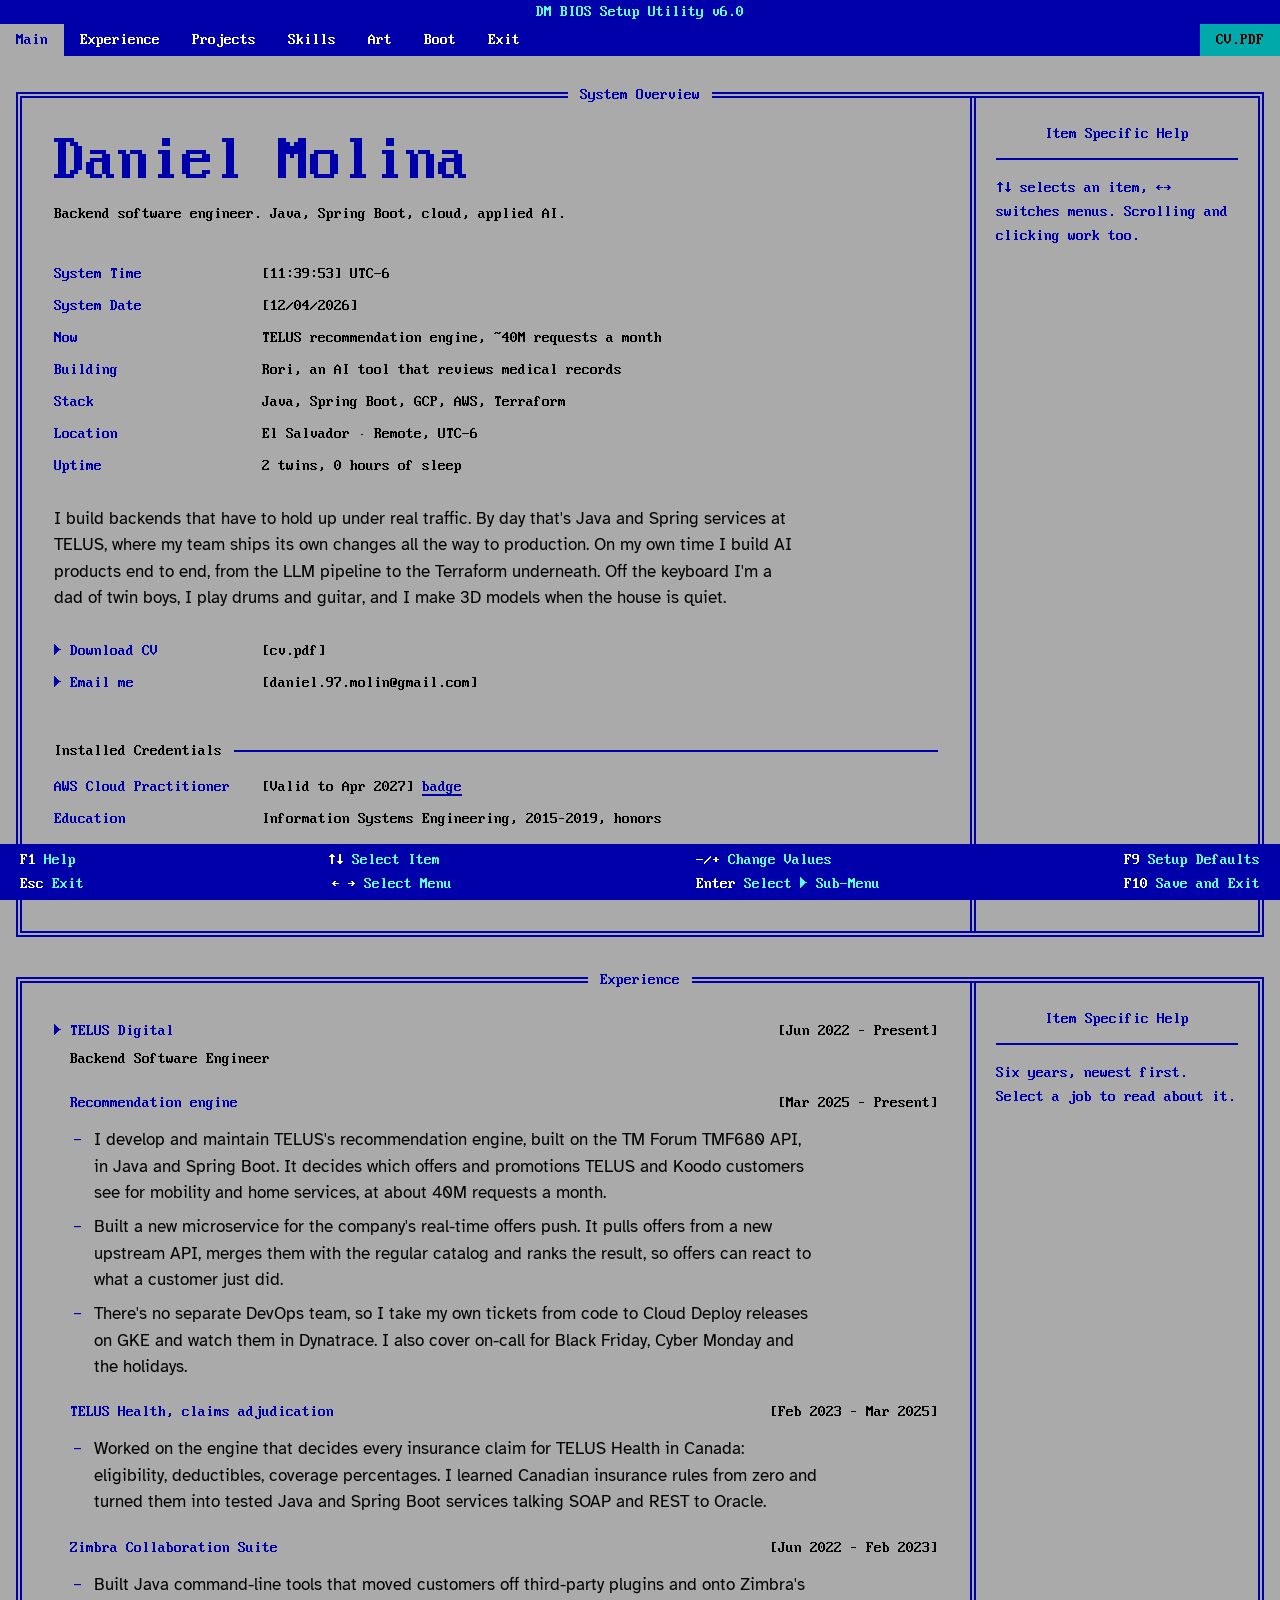
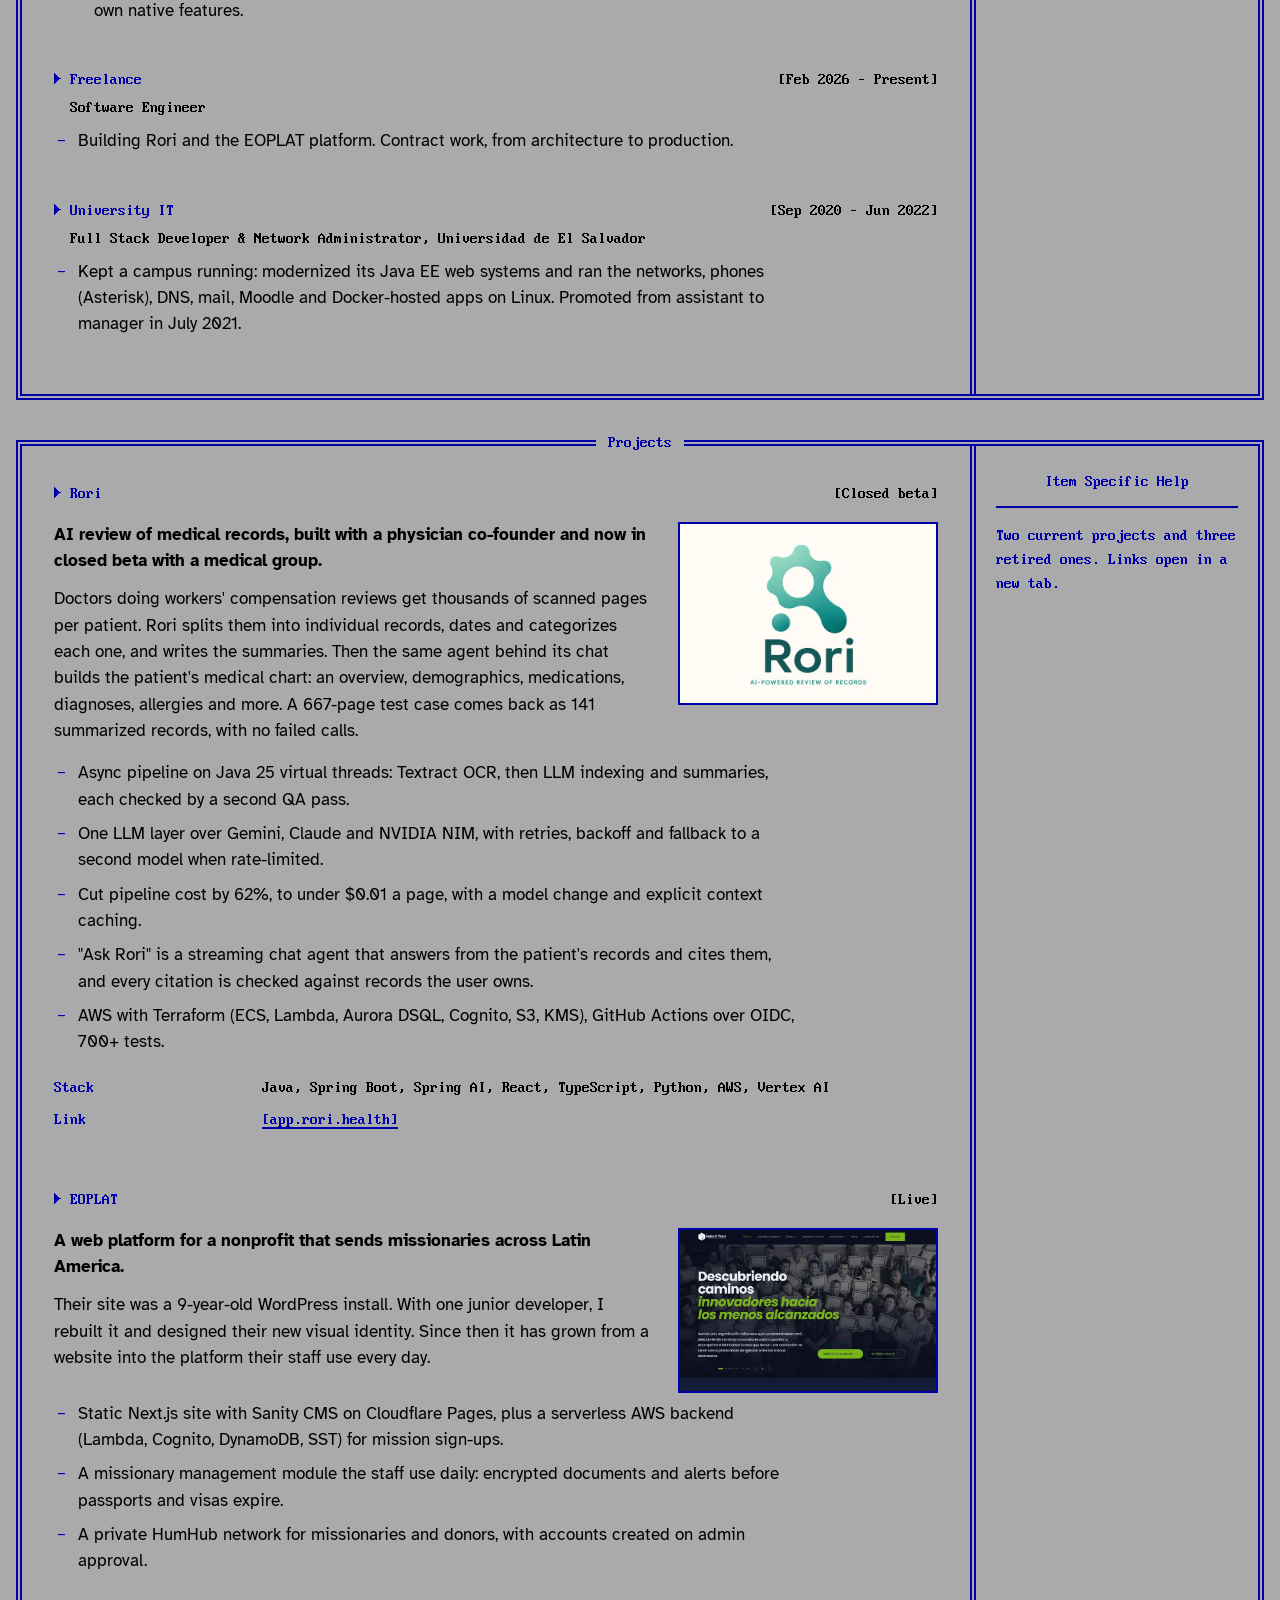
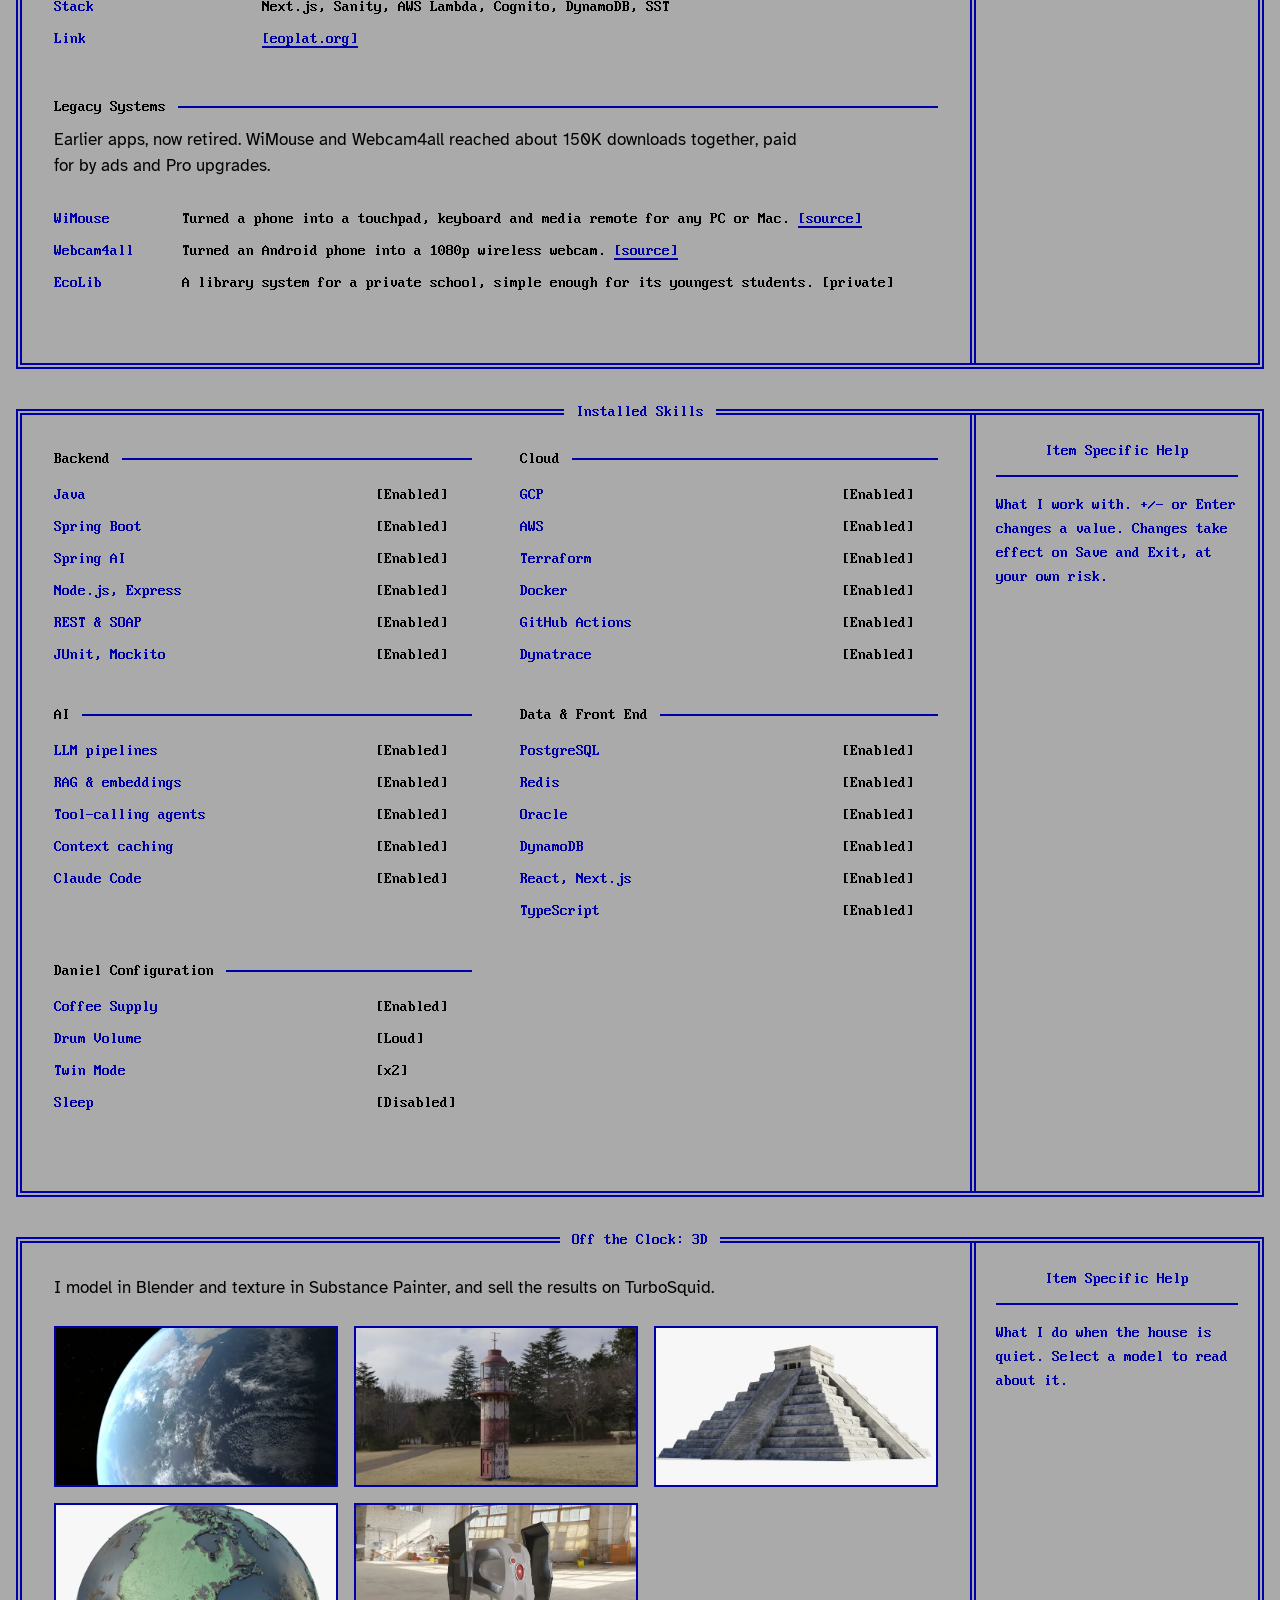
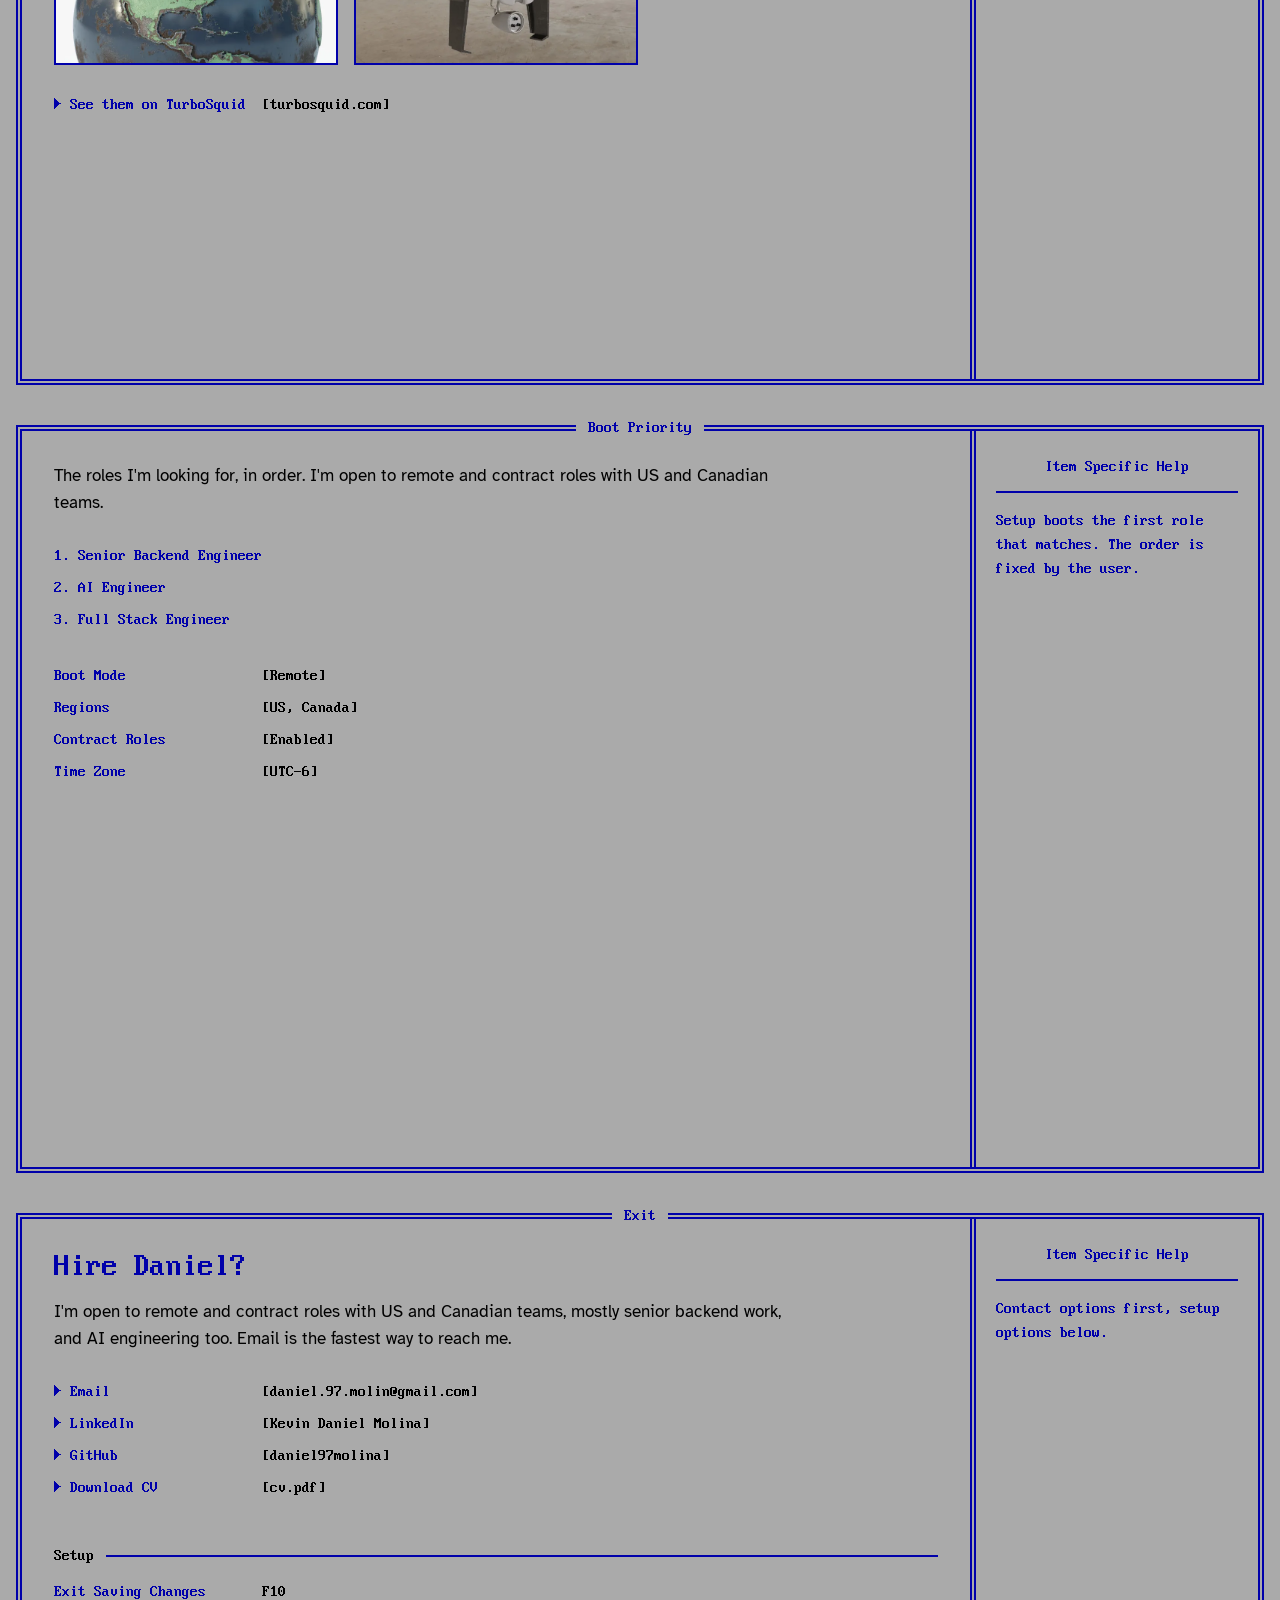
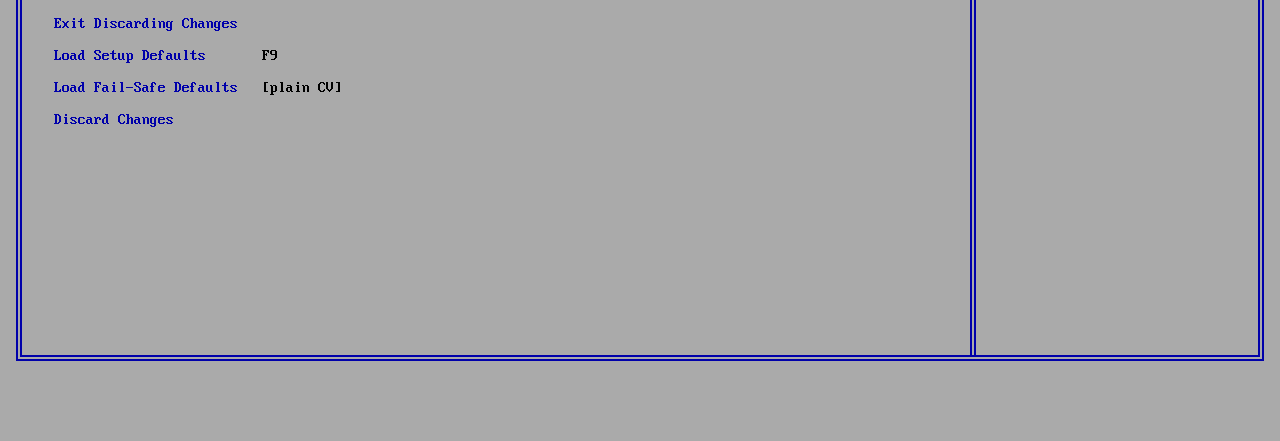
<file: index.html>
<!DOCTYPE html>
<html lang="en">
<head>
  <meta charset="UTF-8" />
  <meta name="viewport" content="width=device-width, initial-scale=1" />
  <meta name="theme-color" content="#0000aa" />
  <title>Daniel Molina, Backend Engineer</title>
  <meta name="description" content="Daniel Molina builds Java and Spring Boot backends, cloud infrastructure and applied-AI products. Open to remote and contract roles with US and Canadian teams." />
  <meta name="author" content="Kevin Daniel Molina Ramírez" />

  <meta property="og:title" content="Daniel Molina, Backend Engineer" />
  <meta property="og:description" content="Java, Spring Boot, cloud and applied AI. Currently on a recommendation engine handling about 40M requests a month." />
  <meta property="og:type" content="website" />
  <meta property="og:url" content="https://danielmolina.pages.dev/" />

  <link rel="preload" href="fonts/ibm-vga-8x16.woff" as="font" type="font/woff" crossorigin />
  <link rel="preload" href="fonts/atkinson-400.woff2" as="font" type="font/woff2" crossorigin />
  <link rel="stylesheet" href="css/styles.css" />
  <link rel="icon" href="data:image/svg+xml,%3Csvg xmlns='http://www.w3.org/2000/svg' viewBox='0 0 16 16'%3E%3Crect width='16' height='16' fill='%23aaaaaa'/%3E%3Crect width='16' height='5' fill='%230000aa'/%3E%3Crect x='3' y='8' width='10' height='2' fill='%230000aa'/%3E%3Crect x='3' y='12' width='6' height='2' fill='%230000aa'/%3E%3C/svg%3E" />
</head>
<body>
  <a class="skip" href="#content">Skip to content</a>

  <div class="bios" id="bios">

    <!-- ===== title + menu tabs ===== -->
    <header class="top">
      <p class="top__title">DM BIOS Setup Utility <span>v6.0</span></p>
      <nav class="tabs" aria-label="Setup menus">
        <div class="tabs__strip">
          <a href="#main" data-tab>Main</a>
          <a href="#experience" data-tab>Experience</a>
          <a href="#projects" data-tab>Projects</a>
          <a href="#skills" data-tab>Skills</a>
          <a href="#art" data-tab>Art</a>
          <a href="#boot" data-tab>Boot</a>
          <a href="#exit" data-tab>Exit</a>
        </div>
        <a class="tabs__cv" href="cv.pdf" download="Kevin-Daniel-Molina-CV.pdf">CV.PDF</a>
      </nav>
    </header>

    <main id="content">

      <!-- ===== Main ===== -->
      <section class="screen" id="main" aria-labelledby="name">
        <p class="screen__title" aria-hidden="true">System Overview</p>
        <div class="panel">
          <h1 class="name" id="name">Daniel Molina</h1>
          <p class="role">Backend software engineer. Java, Spring Boot, cloud, applied AI.</p>

          <dl class="rows">
            <div class="row item" data-help="My local time. UTC−6 all year, which overlaps with US and Canadian working hours.">
              <dt>System Time</dt><dd>[<span data-clock="time">--:--:--</span>] UTC−6</dd>
            </div>
            <div class="row item" data-help="Today, as far as this BIOS knows.">
              <dt>System Date</dt><dd>[<span data-clock="date">--/--/----</span>]</dd>
            </div>
            <div class="row item" data-help="My day job at TELUS Digital. Details stay general: it's a telecom and most of the work is private.">
              <dt>Now</dt><dd>TELUS recommendation engine, ~40M requests a month</dd>
            </div>
            <div class="row item" data-help="My side company. The Projects menu has the full story.">
              <dt>Building</dt><dd>Rori, an AI tool that reviews medical records</dd>
            </div>
            <div class="row item" data-help="What I reach for first. The Skills menu has the full list.">
              <dt>Stack</dt><dd>Java, Spring Boot, GCP, AWS, Terraform</dd>
            </div>
            <div class="row item" data-help="Based in El Salvador, working remote. Contract roles are fine too.">
              <dt>Location</dt><dd>El Salvador · Remote, UTC−6</dd>
            </div>
            <div class="row item" data-help="Twin boys. This value has not changed since they were born.">
              <dt>Uptime</dt><dd>2 twins, 0 hours of sleep</dd>
            </div>
          </dl>

          <p class="prose">
            I build backends that have to hold up under real traffic. By day that's Java and Spring
            services at TELUS, where my team ships its own changes all the way to production. On my own
            time I build AI products end to end, from the LLM pipeline to the Terraform underneath. Off
            the keyboard I'm a dad of twin boys, I play drums and guitar, and I make 3D models when the
            house is quiet.
          </p>

          <ul class="rows rows--menu">
            <li class="row item" data-help="Two pages, plain layout, the same facts as this site. Downloads as a PDF.">
              <a class="row__link" href="cv.pdf" download="Kevin-Daniel-Molina-CV.pdf"><span class="k">► Download CV</span><span class="v">[cv.pdf]</span></a>
            </li>
            <li class="row item" data-help="Email is the fastest way to reach me.">
              <a class="row__link" href="mailto:daniel.97.molin@gmail.com"><span class="k">► Email me</span><span class="v">[daniel.97.molin@gmail.com]</span></a>
            </li>
          </ul>

          <h2 class="group">Installed Credentials</h2>
          <dl class="rows">
            <div class="row item" data-help="Issued April 2024. The badge link opens Credly.">
              <dt>AWS Cloud Practitioner</dt>
              <dd>[Valid to Apr 2027] <a href="https://www.credly.com/badges/57e0422d-8e5e-420a-80fd-6e138d0cc535" target="_blank" rel="noopener noreferrer">badge</a></dd>
            </div>
            <div class="row item" data-help="Universidad de El Salvador, Western Campus. Graduated with honors.">
              <dt>Education</dt>
              <dd>Information Systems Engineering, 2015–2019, honors</dd>
            </div>
            <div class="row item" data-help="EF SET certified. The link opens the certificate.">
              <dt>Languages</dt>
              <dd>English C2, Spanish native <a href="https://www.efset.org/cert/E6ZjBV" target="_blank" rel="noopener noreferrer">certificate</a></dd>
            </div>
          </dl>
        </div>
        <aside class="help" aria-label="Item specific help">
          <div class="help__in">
            <p class="help__title">Item Specific Help</p>
            <p class="help__text" data-default="↑↓ selects an item, ←→ switches menus. Scrolling and clicking work too.">↑↓ selects an item, ←→ switches menus. Scrolling and clicking work too.</p>
          </div>
        </aside>
      </section>

      <!-- ===== Experience ===== -->
      <section class="screen" id="experience" aria-labelledby="experience-title">
        <p class="screen__title" aria-hidden="true">Experience</p>
        <div class="panel">
          <h2 class="sr-only" id="experience-title">Experience</h2>

          <article class="job">
            <div class="row row--head item" data-help="A Canadian telecom, through its digital arm. Three teams since 2022.">
              <h3 class="k">► TELUS Digital</h3><span class="v">[Jun 2022 – Present]</span>
            </div>
            <p class="job__as">Backend Software Engineer</p>

            <div class="sub">
              <div class="row row--sub item" data-help="The service that picks which offers TELUS and Koodo customers see. Built on the TM Forum TMF680 standard.">
                <h4 class="k">Recommendation engine</h4><span class="v">[Mar 2025 – Present]</span>
              </div>
              <ul class="bullets">
                <li>I develop and maintain TELUS's recommendation engine, built on the TM Forum TMF680 API, in Java and Spring Boot. It decides which offers and promotions TELUS and Koodo customers see for mobility and home services, at about 40M requests a month.</li>
                <li>Built a new microservice for the company's real-time offers push. It pulls offers from a new upstream API, merges them with the regular catalog and ranks the result, so offers can react to what a customer just did.</li>
                <li>There's no separate DevOps team, so I take my own tickets from code to Cloud Deploy releases on GKE and watch them in Dynatrace. I also cover on-call for Black Friday, Cyber Monday and the holidays.</li>
              </ul>
            </div>

            <div class="sub">
              <div class="row row--sub item" data-help="Insurance claims for TELUS Health in Canada. I learned the domain from zero.">
                <h4 class="k">TELUS Health, claims adjudication</h4><span class="v">[Feb 2023 – Mar 2025]</span>
              </div>
              <ul class="bullets">
                <li>Worked on the engine that decides every insurance claim for TELUS Health in Canada: eligibility, deductibles, coverage percentages. I learned Canadian insurance rules from zero and turned them into tested Java and Spring Boot services talking SOAP and REST to Oracle.</li>
              </ul>
            </div>

            <div class="sub">
              <div class="row row--sub item" data-help="Zimbra is an open-source email and collaboration suite.">
                <h4 class="k">Zimbra Collaboration Suite</h4><span class="v">[Jun 2022 – Feb 2023]</span>
              </div>
              <ul class="bullets">
                <li>Built Java command-line tools that moved customers off third-party plugins and onto Zimbra's own native features.</li>
              </ul>
            </div>
          </article>

          <article class="job">
            <div class="row row--head item" data-help="Contract work, from architecture to production. Both projects are in the Projects menu.">
              <h3 class="k">► Freelance</h3><span class="v">[Feb 2026 – Present]</span>
            </div>
            <p class="job__as">Software Engineer</p>
            <ul class="bullets">
              <li>Building Rori and the EOPLAT platform. Contract work, from architecture to production.</li>
            </ul>
          </article>

          <article class="job">
            <div class="row row--head item" data-help="Universidad de El Salvador, Western Campus. Promoted from assistant to manager in July 2021.">
              <h3 class="k">► University IT</h3><span class="v">[Sep 2020 – Jun 2022]</span>
            </div>
            <p class="job__as">Full Stack Developer &amp; Network Administrator, Universidad de El Salvador</p>
            <ul class="bullets">
              <li>Kept a campus running: modernized its Java EE web systems and ran the networks, phones (Asterisk), DNS, mail, Moodle and Docker-hosted apps on Linux. Promoted from assistant to manager in July 2021.</li>
            </ul>
          </article>
        </div>
        <aside class="help" aria-label="Item specific help">
          <div class="help__in">
            <p class="help__title">Item Specific Help</p>
            <p class="help__text" data-default="Six years, newest first. Select a job to read about it.">Six years, newest first. Select a job to read about it.</p>
          </div>
        </aside>
      </section>

      <!-- ===== Projects ===== -->
      <section class="screen" id="projects" aria-labelledby="projects-title">
        <p class="screen__title" aria-hidden="true">Projects</p>
        <div class="panel">
          <h2 class="sr-only" id="projects-title">Projects</h2>

          <article class="project">
            <div class="row row--head item" data-help="Built with a physician co-founder. In closed beta with a medical group.">
              <h3 class="k">► Rori</h3><span class="v">[Closed beta]</span>
            </div>
            <div class="project__body">
              <figure class="shot shot--logo">
                <img src="assets/rori.webp" alt="Rori logo: a teal magnifying-glass mark over the words AI-powered review of records" width="640" height="448" loading="lazy" />
              </figure>
              <div class="project__text">
                <p class="lede">AI review of medical records, built with a physician co-founder and now in closed beta with a medical group.</p>
                <p class="prose">
                  Doctors doing workers' compensation reviews get thousands of scanned pages per patient.
                  Rori splits them into individual records, dates and categorizes each one, and writes the
                  summaries. Then the same agent behind its chat builds the patient's medical chart: an
                  overview, demographics, medications, diagnoses, allergies and more. A 667-page test case
                  comes back as 141 summarized records, with no failed calls.
                </p>
              </div>
            </div>
            <ul class="bullets">
              <li>Async pipeline on Java 25 virtual threads: Textract OCR, then LLM indexing and summaries, each checked by a second QA pass.</li>
              <li>One LLM layer over Gemini, Claude and NVIDIA NIM, with retries, backoff and fallback to a second model when rate-limited.</li>
              <li>Cut pipeline cost by 62%, to under $0.01 a page, with a model change and explicit context caching.</li>
              <li>"Ask Rori" is a streaming chat agent that answers from the patient's records and cites them, and every citation is checked against records the user owns.</li>
              <li>AWS with Terraform (ECS, Lambda, Aurora DSQL, Cognito, S3, KMS), GitHub Actions over OIDC, 700+ tests.</li>
            </ul>
            <dl class="rows">
              <div class="row item" data-help="Backend in Java and Spring, front end in React.">
                <dt>Stack</dt><dd>Java, Spring Boot, Spring AI, React, TypeScript, Python, AWS, Vertex AI</dd>
              </div>
              <div class="row item" data-help="Opens the app in a new tab. Accounts are invite-only during the beta.">
                <dt>Link</dt><dd><a href="https://app.rori.health" target="_blank" rel="noopener noreferrer">[app.rori.health]</a></dd>
              </div>
            </dl>
          </article>

          <article class="project">
            <div class="row row--head item" data-help="Built with one junior developer. Live, and the staff use it every day.">
              <h3 class="k">► EOPLAT</h3><span class="v">[Live]</span>
            </div>
            <div class="project__body">
              <figure class="shot">
                <img src="assets/eoplat.webp" alt="EOPLAT home page: missionaries holding certificates under the headline Descubriendo caminos innovadores hacia los menos alcanzados" width="800" height="503" loading="lazy" />
              </figure>
              <div class="project__text">
                <p class="lede">A web platform for a nonprofit that sends missionaries across Latin America.</p>
                <p class="prose">
                  Their site was a 9-year-old WordPress install. With one junior developer, I rebuilt it and
                  designed their new visual identity. Since then it has grown from a website into the
                  platform their staff use every day.
                </p>
              </div>
            </div>
            <ul class="bullets">
              <li>Static Next.js site with Sanity CMS on Cloudflare Pages, plus a serverless AWS backend (Lambda, Cognito, DynamoDB, SST) for mission sign-ups.</li>
              <li>A missionary management module the staff use daily: encrypted documents and alerts before passports and visas expire.</li>
              <li>A private HumHub network for missionaries and donors, with accounts created on admin approval.</li>
            </ul>
            <dl class="rows">
              <div class="row item" data-help="Mostly serverless, so it costs the nonprofit very little to run.">
                <dt>Stack</dt><dd>Next.js, Sanity, AWS Lambda, Cognito, DynamoDB, SST</dd>
              </div>
              <div class="row item" data-help="Opens the site in a new tab. It's in Spanish.">
                <dt>Link</dt><dd><a href="https://eoplat.org" target="_blank" rel="noopener noreferrer">[eoplat.org]</a></dd>
              </div>
            </dl>
          </article>

          <h3 class="group">Legacy Systems</h3>
          <p class="prose">Earlier apps, now retired. WiMouse and Webcam4all reached about 150K downloads together, paid for by ads and Pro upgrades.</p>
          <dl class="rows rows--legacy">
            <div class="row item" data-help="React Native on the phone, Electron on the computer, WebSockets in between.">
              <dt>WiMouse</dt>
              <dd>Turned a phone into a touchpad, keyboard and media remote for any PC or Mac. <a href="https://github.com/daniel97molina/wimouse-website" target="_blank" rel="noopener noreferrer">[source]</a></dd>
            </div>
            <div class="row item" data-help="Android app, HTTP streaming over the local network.">
              <dt>Webcam4all</dt>
              <dd>Turned an Android phone into a 1080p wireless webcam. <a href="https://github.com/daniel97molina/webcam4allSite" target="_blank" rel="noopener noreferrer">[source]</a></dd>
            </div>
            <div class="row item" data-help="React, Spring Boot and PostgreSQL. The source is private.">
              <dt>EcoLib</dt>
              <dd>A library system for a private school, simple enough for its youngest students. [private]</dd>
            </div>
          </dl>
        </div>
        <aside class="help" aria-label="Item specific help">
          <div class="help__in">
            <p class="help__title">Item Specific Help</p>
            <p class="help__text" data-default="Two current projects and three retired ones. Links open in a new tab.">Two current projects and three retired ones. Links open in a new tab.</p>
          </div>
        </aside>
      </section>

      <!-- ===== Skills ===== -->
      <section class="screen" id="skills" aria-labelledby="skills-title">
        <p class="screen__title" aria-hidden="true">Installed Skills</p>
        <div class="panel">
          <h2 class="sr-only" id="skills-title">Skills</h2>
          <div class="skill-groups">
            <div class="skill-group">
              <h3 class="group">Backend</h3>
              <ul class="rows">
                <li class="row item" data-help="Six years. My main language."><span class="k" aria-hidden="true">Java</span><button type="button" class="toggle" data-label="Java">[Enabled]</button></li>
                <li class="row item"><span class="k" aria-hidden="true">Spring Boot</span><button type="button" class="toggle" data-label="Spring Boot">[Enabled]</button></li>
                <li class="row item"><span class="k" aria-hidden="true">Spring AI</span><button type="button" class="toggle" data-label="Spring AI">[Enabled]</button></li>
                <li class="row item"><span class="k" aria-hidden="true">Node.js, Express</span><button type="button" class="toggle" data-label="Node.js">[Enabled]</button></li>
                <li class="row item"><span class="k" aria-hidden="true">REST &amp; SOAP</span><button type="button" class="toggle" data-label="REST and SOAP">[Enabled]</button></li>
                <li class="row item"><span class="k" aria-hidden="true">JUnit, Mockito</span><button type="button" class="toggle" data-label="JUnit">[Enabled]</button></li>
              </ul>
            </div>
            <div class="skill-group">
              <h3 class="group">Cloud</h3>
              <ul class="rows">
                <li class="row item" data-help="GKE, Vertex AI, Cloud Deploy, IAM and Secret Manager."><span class="k" aria-hidden="true">GCP</span><button type="button" class="toggle" data-label="GCP">[Enabled]</button></li>
                <li class="row item" data-help="ECS, Lambda, S3, Cognito, KMS, Textract. Certified Cloud Practitioner."><span class="k" aria-hidden="true">AWS</span><button type="button" class="toggle" data-label="AWS">[Enabled]</button></li>
                <li class="row item"><span class="k" aria-hidden="true">Terraform</span><button type="button" class="toggle" data-label="Terraform">[Enabled]</button></li>
                <li class="row item"><span class="k" aria-hidden="true">Docker</span><button type="button" class="toggle" data-label="Docker">[Enabled]</button></li>
                <li class="row item"><span class="k" aria-hidden="true">GitHub Actions</span><button type="button" class="toggle" data-label="GitHub Actions">[Enabled]</button></li>
                <li class="row item"><span class="k" aria-hidden="true">Dynatrace</span><button type="button" class="toggle" data-label="Dynatrace">[Enabled]</button></li>
              </ul>
            </div>
            <div class="skill-group">
              <h3 class="group">AI</h3>
              <ul class="rows">
                <li class="row item"><span class="k" aria-hidden="true">LLM pipelines</span><button type="button" class="toggle" data-label="LLM pipelines">[Enabled]</button></li>
                <li class="row item"><span class="k" aria-hidden="true">RAG &amp; embeddings</span><button type="button" class="toggle" data-label="RAG">[Enabled]</button></li>
                <li class="row item"><span class="k" aria-hidden="true">Tool-calling agents</span><button type="button" class="toggle" data-label="Agents">[Enabled]</button></li>
                <li class="row item"><span class="k" aria-hidden="true">Context caching</span><button type="button" class="toggle" data-label="Context caching">[Enabled]</button></li>
                <li class="row item"><span class="k" aria-hidden="true">Claude Code</span><button type="button" class="toggle" data-label="Claude Code">[Enabled]</button></li>
              </ul>
            </div>
            <div class="skill-group">
              <h3 class="group">Data &amp; Front End</h3>
              <ul class="rows">
                <li class="row item"><span class="k" aria-hidden="true">PostgreSQL</span><button type="button" class="toggle" data-label="PostgreSQL">[Enabled]</button></li>
                <li class="row item"><span class="k" aria-hidden="true">Redis</span><button type="button" class="toggle" data-label="Redis">[Enabled]</button></li>
                <li class="row item"><span class="k" aria-hidden="true">Oracle</span><button type="button" class="toggle" data-label="Oracle">[Enabled]</button></li>
                <li class="row item"><span class="k" aria-hidden="true">DynamoDB</span><button type="button" class="toggle" data-label="DynamoDB">[Enabled]</button></li>
                <li class="row item"><span class="k" aria-hidden="true">React, Next.js</span><button type="button" class="toggle" data-label="React">[Enabled]</button></li>
                <li class="row item"><span class="k" aria-hidden="true">TypeScript</span><button type="button" class="toggle" data-label="TypeScript">[Enabled]</button></li>
              </ul>
            </div>
            <div class="skill-group">
              <h3 class="group">Daniel Configuration</h3>
              <ul class="rows">
                <li class="row item" data-help="Required for normal operation."><span class="k" aria-hidden="true">Coffee Supply</span><button type="button" class="toggle" data-label="Coffee supply">[Enabled]</button></li>
                <li class="row item" data-help="Drums and guitar, mostly on weekends."><span class="k" aria-hidden="true">Drum Volume</span><button type="button" class="toggle" data-label="Drum volume" data-values="Loud,Louder,Neighbors">[Loud]</button></li>
                <li class="row item" data-help="Hardware setting. Two boys, same birthday."><span class="k" aria-hidden="true">Twin Mode</span><button type="button" class="toggle" data-label="Twin mode" data-values="x2" data-locked="Twin Mode is a hardware setting. It cannot be changed.">[x2]</button></li>
                <li class="row item" data-help="See Twin Mode."><span class="k" aria-hidden="true">Sleep</span><button type="button" class="toggle" data-label="Sleep" data-values="Disabled" data-locked="Locked by Twin Mode. Supervisor password required, and there isn't one.">[Disabled]</button></li>
              </ul>
            </div>
          </div>
        </div>
        <aside class="help" aria-label="Item specific help">
          <div class="help__in">
            <p class="help__title">Item Specific Help</p>
            <p class="help__text" data-default="What I work with. +/− or Enter changes a value. Changes take effect on Save and Exit, at your own risk.">What I work with. +/− or Enter changes a value. Changes take effect on Save and Exit, at your own risk.</p>
          </div>
        </aside>
      </section>

      <!-- ===== Art ===== -->
      <section class="screen" id="art" aria-labelledby="art-title">
        <p class="screen__title" aria-hidden="true">Off the Clock: 3D</p>
        <div class="panel">
          <h2 class="sr-only" id="art-title">Off the clock: 3D</h2>
          <p class="prose">I model in Blender and texture in Substance Painter, and sell the results on TurboSquid.</p>
          <div class="gallery">
            <figure class="item" data-help="Planet Earth from orbit, clouds over the Indian Ocean."><img src="assets/3d1.webp" alt="Planet Earth from orbit, clouds over the Indian Ocean" width="747" height="420" loading="lazy" /></figure>
            <figure class="item" data-help="A weathered red and white lighthouse."><img src="assets/3d2.webp" alt="A weathered red and white lighthouse standing in a park" width="747" height="420" loading="lazy" /></figure>
            <figure class="item" data-help="A stone step pyramid with a temple on top."><img src="assets/3d3.webp" alt="A stone step pyramid with a temple on top, on a white background" width="747" height="420" loading="lazy" /></figure>
            <figure class="item" data-help="A metal globe with raised continents and rust on the oceans."><img src="assets/3d4.webp" alt="A metal globe with raised green continents and rust on the oceans" width="747" height="420" loading="lazy" /></figure>
            <figure class="item" data-help="A white and grey robot drone with two dark wing panels."><img src="assets/3d5.webp" alt="A white and grey robot drone with two dark wing panels in an empty warehouse" width="747" height="420" loading="lazy" /></figure>
          </div>
          <ul class="rows rows--menu">
            <li class="row item" data-help="Opens my TurboSquid store in a new tab.">
              <a class="row__link" href="https://www.turbosquid.com/Search/Artists/3-D-W-o-r-l-d" target="_blank" rel="noopener noreferrer"><span class="k">► See them on TurboSquid</span><span class="v">[turbosquid.com]</span></a>
            </li>
          </ul>
        </div>
        <aside class="help" aria-label="Item specific help">
          <div class="help__in">
            <p class="help__title">Item Specific Help</p>
            <p class="help__text" data-default="What I do when the house is quiet. Select a model to read about it.">What I do when the house is quiet. Select a model to read about it.</p>
          </div>
        </aside>
      </section>

      <!-- ===== Boot ===== -->
      <section class="screen" id="boot" aria-labelledby="boot-title">
        <p class="screen__title" aria-hidden="true">Boot Priority</p>
        <div class="panel">
          <h2 class="sr-only" id="boot-title">What I'm looking for</h2>
          <p class="prose">The roles I'm looking for, in order. I'm open to remote and contract roles with US and Canadian teams.</p>
          <ol class="rows rows--boot">
            <li class="row item" data-help="Java and Spring services at scale. The thing I've done the longest."><span class="k">1. Senior Backend Engineer</span></li>
            <li class="row item" data-help="LLM pipelines, agents and the infrastructure under them, like Rori."><span class="k">2. AI Engineer</span></li>
            <li class="row item" data-help="Backend-heavy, but I'm comfortable in React and Next.js."><span class="k">3. Full Stack Engineer</span></li>
          </ol>
          <dl class="rows">
            <div class="row item" data-help="I've worked remote with Canadian teams since 2022.">
              <dt>Boot Mode</dt><dd>[Remote]</dd>
            </div>
            <div class="row item" data-help="Where I want my teams to be.">
              <dt>Regions</dt><dd>[US, Canada]</dd>
            </div>
            <div class="row item" data-help="Full-time or contract, both work.">
              <dt>Contract Roles</dt><dd>[Enabled]</dd>
            </div>
            <div class="row item" data-help="UTC−6 all year, no daylight saving. Same as Central in winter, an hour behind it in summer.">
              <dt>Time Zone</dt><dd>[UTC−6]</dd>
            </div>
          </dl>
        </div>
        <aside class="help" aria-label="Item specific help">
          <div class="help__in">
            <p class="help__title">Item Specific Help</p>
            <p class="help__text" data-default="Setup boots the first role that matches. The order is fixed by the user.">Setup boots the first role that matches. The order is fixed by the user.</p>
          </div>
        </aside>
      </section>

      <!-- ===== Exit ===== -->
      <section class="screen" id="exit" aria-labelledby="exit-title">
        <p class="screen__title" aria-hidden="true">Exit</p>
        <div class="panel">
          <h2 class="contact__q" id="exit-title">Hire Daniel?</h2>
          <p class="prose">I'm open to remote and contract roles with US and Canadian teams, mostly senior backend work, and AI engineering too. Email is the fastest way to reach me.</p>

          <ul class="rows rows--menu">
            <li class="row item" data-help="daniel.97.molin@gmail.com. Opens your mail app.">
              <a class="row__link" href="mailto:daniel.97.molin@gmail.com"><span class="k">► Email</span><span class="v">[daniel.97.molin@gmail.com]</span></a>
            </li>
            <li class="row item" data-help="Opens LinkedIn in a new tab.">
              <a class="row__link" href="https://www.linkedin.com/in/kevin-daniel-molina-ram%C3%ADrez-bba002175" target="_blank" rel="noopener noreferrer"><span class="k">► LinkedIn</span><span class="v">[Kevin Daniel Molina]</span></a>
            </li>
            <li class="row item" data-help="Opens GitHub in a new tab.">
              <a class="row__link" href="https://github.com/daniel97molina" target="_blank" rel="noopener noreferrer"><span class="k">► GitHub</span><span class="v">[daniel97molina]</span></a>
            </li>
            <li class="row item" data-help="Two pages, plain layout. Downloads as a PDF.">
              <a class="row__link" href="cv.pdf" download="Kevin-Daniel-Molina-CV.pdf"><span class="k">► Download CV</span><span class="v">[cv.pdf]</span></a>
            </li>
          </ul>

          <h3 class="group needs-js">Setup</h3>
          <ul class="rows rows--menu needs-js">
            <li class="row item" data-help="Saves your changes and restarts the system. Good luck.">
              <button type="button" class="row__link" data-act="save"><span class="k">Exit Saving Changes</span><span class="v">F10</span></button>
            </li>
            <li class="row item" data-help="Restarts the system without saving your changes.">
              <button type="button" class="row__link" data-act="exit-discard"><span class="k">Exit Discarding Changes</span></button>
            </li>
            <li class="row item" data-help="Sets every value back to its default, and the colors too.">
              <button type="button" class="row__link" data-act="defaults"><span class="k">Load Setup Defaults</span><span class="v">F9</span></button>
            </li>
            <li class="row item" data-help="The fail-safe version of this site: my plain two-page CV, as a PDF.">
              <a class="row__link" href="cv.pdf" target="_blank" rel="noopener"><span class="k">Load Fail-Safe Defaults</span><span class="v">[plain CV]</span></a>
            </li>
            <li class="row item" data-help="Goes back to the last saved values without restarting.">
              <button type="button" class="row__link" data-act="discard"><span class="k">Discard Changes</span></button>
            </li>
          </ul>
        </div>
        <aside class="help" aria-label="Item specific help">
          <div class="help__in">
            <p class="help__title">Item Specific Help</p>
            <p class="help__text" data-default="Contact options first, setup options below.">Contact options first, setup options below.</p>
          </div>
        </aside>
      </section>
    </main>

    <!-- ===== key legend ===== -->
    <footer class="legend needs-js">
      <div class="legend__grid">
        <button type="button" class="key" data-act="help"><b>F1</b> Help</button>
        <span class="key key--info"><b>↑↓</b> Select Item</span>
        <span class="key key--info"><b>−/+</b> Change Values</span>
        <button type="button" class="key" data-act="defaults"><b>F9</b> <span class="key__long">Setup </span>Defaults</button>
        <button type="button" class="key key--esc" data-act="exit"><b>Esc</b> Exit</button>
        <span class="key key--menu"><button type="button" data-act="prev" aria-label="Previous menu"><b>←</b></button><button type="button" data-act="next" aria-label="Next menu"><b>→</b></button> <span class="key__label">Select Menu</span></span>
        <span class="key key--info"><b>Enter</b> Select ► Sub-Menu</span>
        <button type="button" class="key" data-act="save"><b>F10</b> Save <span class="key__long">and</span><span class="key__short">&amp;</span> Exit</button>
      </div>
    </footer>
  </div>

  <!-- ===== setup dialog ===== -->
  <dialog class="confirm" id="confirm" aria-labelledby="confirm-title">
    <form method="dialog">
      <p class="confirm__title" id="confirm-title">Setup Confirmation</p>
      <div class="confirm__body" id="confirm-body"></div>
      <p class="confirm__buttons" id="confirm-buttons"></p>
    </form>
  </dialog>

  <!-- ===== restart sequence (easter egg) ===== -->
  <div class="boot" id="bootscreen" role="dialog" aria-modal="true" aria-label="Simulated system restart" tabindex="-1" hidden>
    <div class="boot__log" id="bootlog"></div>
  </div>

  <script src="js/main.js"></script>
</body>
</html>
</file>
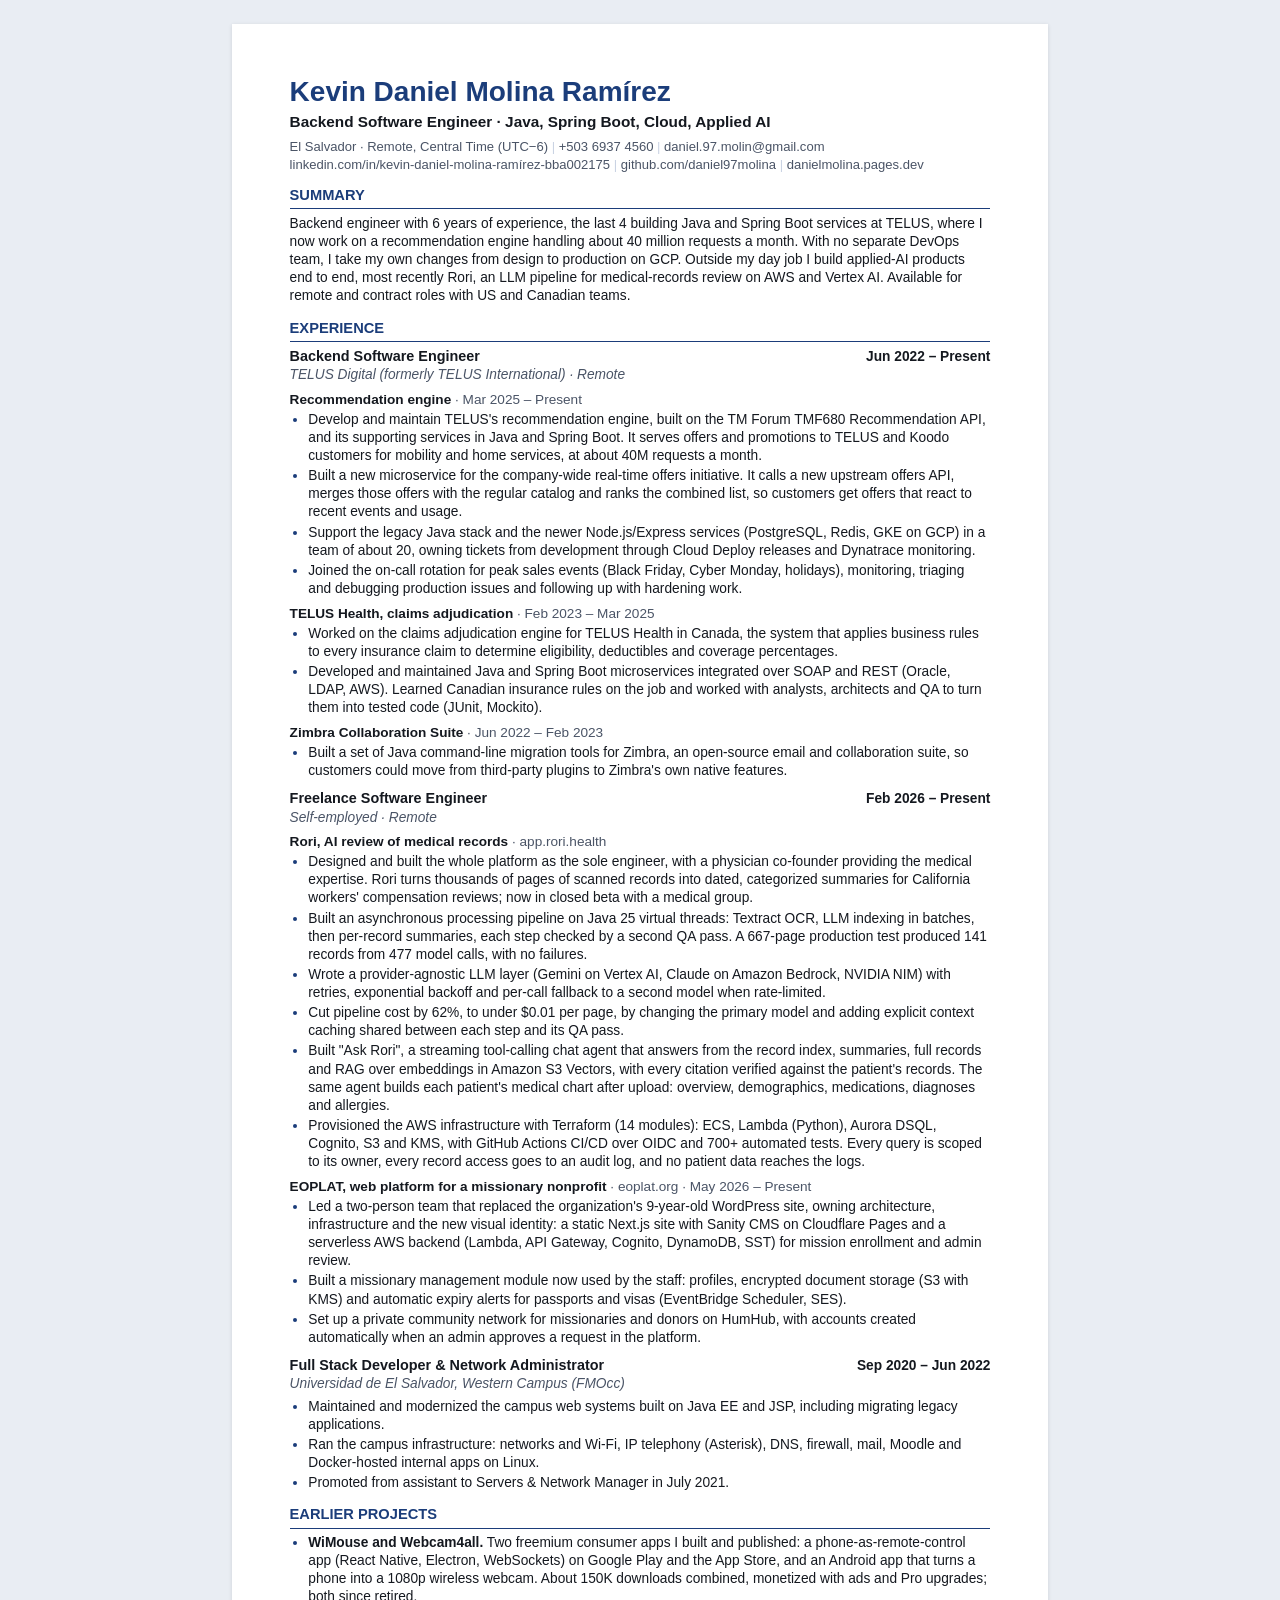
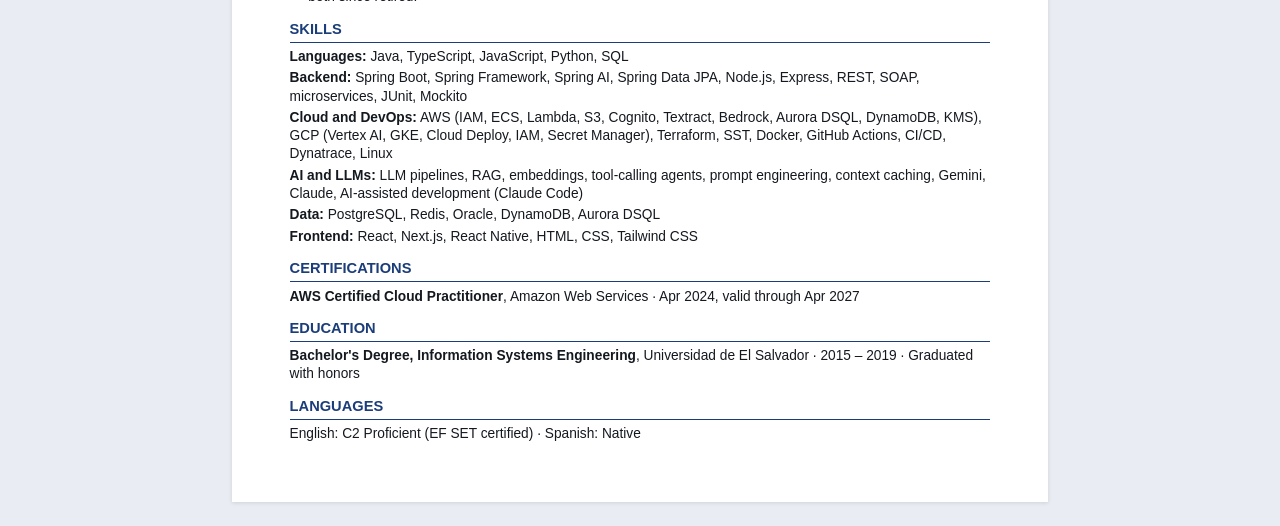
<file: cv.html>
<!DOCTYPE html>
<html lang="en">
<head>
  <meta charset="UTF-8" />
  <meta name="viewport" content="width=device-width, initial-scale=1" />
  <meta name="robots" content="noindex" />
  <title>Kevin Daniel Molina Ramírez — CV</title>
  <meta name="author" content="Kevin Daniel Molina Ramírez" />
  <meta name="description" content="CV of Kevin Daniel Molina Ramírez, Backend Software Engineer (Java, Spring Boot, cloud, applied AI)." />
  <style>
    /*
      ATS-first layout: one column, real text, standard headings, no tables,
      no icons, no text in images. Ligatures are off so "fi"/"fl" extract as
      plain letters in every parser.
    */
    :root {
      --ink: #14181f;
      --muted: #4a5466;
      --accent: #1b3d7a;
      --rule: #c9d2e3;
    }
    * { box-sizing: border-box; }
    html { background: #e9edf3; }
    body {
      margin: 0;
      color: var(--ink);
      font-family: Calibri, Carlito, "Segoe UI", Arial, sans-serif;
      font-size: 10.3pt;
      line-height: 1.32;
      font-variant-ligatures: none;
      font-feature-settings: "liga" 0, "clig" 0;
      -webkit-print-color-adjust: exact;
      print-color-adjust: exact;
    }
    .page {
      max-width: 8.5in;
      margin: 24px auto;
      padding: 0.55in 0.6in;
      background: #fff;
      box-shadow: 0 1px 4px rgba(20, 24, 31, .12);
    }
    a { color: inherit; text-decoration: none; }

    header h1 {
      margin: 0;
      font-size: 21pt;
      line-height: 1.1;
      color: var(--accent);
    }
    .headline { margin: 3pt 0 5pt; font-size: 11.5pt; font-weight: 700; }
    .contact { margin: 0; color: var(--muted); font-size: 9.8pt; }
    .contact span + span::before { content: " | "; color: var(--rule); }

    h2 {
      margin: 10pt 0 4pt;
      padding-bottom: 2pt;
      border-bottom: 1.2pt solid var(--accent);
      color: var(--accent);
      font-size: 11pt;
      text-transform: uppercase;
      break-after: avoid;
    }
    p { margin: 0 0 4pt; }

    .job { margin-bottom: 7pt; }
    .job-head { display: flex; justify-content: space-between; gap: 12pt; align-items: baseline; break-after: avoid; }
    .job-head h3 { margin: 0; font-size: 10.8pt; }
    .job-head .dates { white-space: nowrap; font-weight: 700; }
    .org { margin: 0 0 3pt; color: var(--muted); font-style: italic; }

    h4 {
      margin: 5pt 0 1.5pt;
      font-size: 10.2pt;
      break-after: avoid;
    }
    h4 .when { font-weight: 400; color: var(--muted); }

    ul { margin: 0 0 3pt; padding-left: 14pt; }
    li { margin-bottom: 1.5pt; }
    li::marker { color: var(--accent); }

    .skills p { margin-bottom: 2.5pt; }
    .skills strong, .plain strong { color: var(--ink); }

    @page { size: Letter; margin: 0.4in 0.55in; }
    @media print {
      html { background: #fff; }
      .page { margin: 0; padding: 0; max-width: none; box-shadow: none; }
      li, .job-head, .org { break-inside: avoid; }
      .org { break-after: avoid; }
    }
    @media (max-width: 640px) {
      .page { margin: 0; padding: 20px 16px; box-shadow: none; }
      .job-head { flex-direction: column; gap: 0; }
    }
  </style>
</head>
<body>
<main class="page">

  <header>
    <h1>Kevin Daniel Molina Ramírez</h1>
    <p class="headline">Backend Software Engineer · Java, Spring Boot, Cloud, Applied AI</p>
    <p class="contact">
      <span>El Salvador · Remote, Central Time (UTC−6)</span>
      <span>+503 6937 4560</span>
      <span><a href="mailto:daniel.97.molin@gmail.com">daniel.97.molin@gmail.com</a></span>
    </p>
    <p class="contact">
      <span><a href="https://www.linkedin.com/in/kevin-daniel-molina-ram%C3%ADrez-bba002175">linkedin.com/in/kevin-daniel-molina-ramírez-bba002175</a></span>
      <span><a href="https://github.com/daniel97molina">github.com/daniel97molina</a></span>
      <span><a href="https://danielmolina.pages.dev">danielmolina.pages.dev</a></span>
    </p>
  </header>

  <section>
    <h2>Summary</h2>
    <p>
      Backend engineer with 6 years of experience, the last 4 building Java and Spring Boot services at
      TELUS, where I now work on a recommendation engine handling about 40 million requests a month.
      With no separate DevOps team, I take my own changes from design to production on GCP. Outside my
      day job I build applied-AI products end to end, most recently Rori, an LLM pipeline for
      medical-records review on AWS and Vertex AI. Available for remote and contract roles with US and
      Canadian teams.
    </p>
  </section>

  <section>
    <h2>Experience</h2>

    <article class="job">
      <div class="job-head">
        <h3>Backend Software Engineer</h3>
        <span class="dates">Jun 2022 – Present</span>
      </div>
      <p class="org">TELUS Digital (formerly TELUS International) · Remote</p>

      <h4>Recommendation engine <span class="when">· Mar 2025 – Present</span></h4>
      <ul>
        <li>Develop and maintain TELUS's recommendation engine, built on the TM Forum TMF680 Recommendation API, and its supporting services in Java and Spring Boot. It serves offers and promotions to TELUS and Koodo customers for mobility and home services, at about 40M requests a month.</li>
        <li>Built a new microservice for the company-wide real-time offers initiative. It calls a new upstream offers API, merges those offers with the regular catalog and ranks the combined list, so customers get offers that react to recent events and usage.</li>
        <li>Support the legacy Java stack and the newer Node.js/Express services (PostgreSQL, Redis, GKE on GCP) in a team of about 20, owning tickets from development through Cloud Deploy releases and Dynatrace monitoring.</li>
        <li>Joined the on-call rotation for peak sales events (Black Friday, Cyber Monday, holidays), monitoring, triaging and debugging production issues and following up with hardening work.</li>
      </ul>

      <h4>TELUS Health, claims adjudication <span class="when">· Feb 2023 – Mar 2025</span></h4>
      <ul>
        <li>Worked on the claims adjudication engine for TELUS Health in Canada, the system that applies business rules to every insurance claim to determine eligibility, deductibles and coverage percentages.</li>
        <li>Developed and maintained Java and Spring Boot microservices integrated over SOAP and REST (Oracle, LDAP, AWS). Learned Canadian insurance rules on the job and worked with analysts, architects and QA to turn them into tested code (JUnit, Mockito).</li>
      </ul>

      <h4>Zimbra Collaboration Suite <span class="when">· Jun 2022 – Feb 2023</span></h4>
      <ul>
        <li>Built a set of Java command-line migration tools for Zimbra, an open-source email and collaboration suite, so customers could move from third-party plugins to Zimbra's own native features.</li>
      </ul>
    </article>

    <article class="job">
      <div class="job-head">
        <h3>Freelance Software Engineer</h3>
        <span class="dates">Feb 2026 – Present</span>
      </div>
      <p class="org">Self-employed · Remote</p>

      <h4>Rori, AI review of medical records <span class="when">· app.rori.health</span></h4>
      <ul>
        <li>Designed and built the whole platform as the sole engineer, with a physician co-founder providing the medical expertise. Rori turns thousands of pages of scanned records into dated, categorized summaries for California workers' compensation reviews; now in closed beta with a medical group.</li>
        <li>Built an asynchronous processing pipeline on Java 25 virtual threads: Textract OCR, LLM indexing in batches, then per-record summaries, each step checked by a second QA pass. A 667-page production test produced 141 records from 477 model calls, with no failures.</li>
        <li>Wrote a provider-agnostic LLM layer (Gemini on Vertex AI, Claude on Amazon Bedrock, NVIDIA NIM) with retries, exponential backoff and per-call fallback to a second model when rate-limited.</li>
        <li>Cut pipeline cost by 62%, to under $0.01 per page, by changing the primary model and adding explicit context caching shared between each step and its QA pass.</li>
        <li>Built "Ask Rori", a streaming tool-calling chat agent that answers from the record index, summaries, full records and RAG over embeddings in Amazon S3 Vectors, with every citation verified against the patient's records. The same agent builds each patient's medical chart after upload: overview, demographics, medications, diagnoses and allergies.</li>
        <li>Provisioned the AWS infrastructure with Terraform (14 modules): ECS, Lambda (Python), Aurora DSQL, Cognito, S3 and KMS, with GitHub Actions CI/CD over OIDC and 700+ automated tests. Every query is scoped to its owner, every record access goes to an audit log, and no patient data reaches the logs.</li>
      </ul>

      <h4>EOPLAT, web platform for a missionary nonprofit <span class="when">· eoplat.org · May 2026 – Present</span></h4>
      <ul>
        <li>Led a two-person team that replaced the organization's 9-year-old WordPress site, owning architecture, infrastructure and the new visual identity: a static Next.js site with Sanity CMS on Cloudflare Pages and a serverless AWS backend (Lambda, API Gateway, Cognito, DynamoDB, SST) for mission enrollment and admin review.</li>
        <li>Built a missionary management module now used by the staff: profiles, encrypted document storage (S3 with KMS) and automatic expiry alerts for passports and visas (EventBridge Scheduler, SES).</li>
        <li>Set up a private community network for missionaries and donors on HumHub, with accounts created automatically when an admin approves a request in the platform.</li>
      </ul>
    </article>

    <article class="job">
      <div class="job-head">
        <h3>Full Stack Developer &amp; Network Administrator</h3>
        <span class="dates">Sep 2020 – Jun 2022</span>
      </div>
      <p class="org">Universidad de El Salvador, Western Campus (FMOcc)</p>
      <ul>
        <li>Maintained and modernized the campus web systems built on Java EE and JSP, including migrating legacy applications.</li>
        <li>Ran the campus infrastructure: networks and Wi-Fi, IP telephony (Asterisk), DNS, firewall, mail, Moodle and Docker-hosted internal apps on Linux.</li>
        <li>Promoted from assistant to Servers &amp; Network Manager in July 2021.</li>
      </ul>
    </article>
  </section>

  <section>
    <h2>Earlier Projects</h2>
    <ul>
      <li><strong>WiMouse and Webcam4all.</strong> Two freemium consumer apps I built and published: a phone-as-remote-control app (React Native, Electron, WebSockets) on Google Play and the App Store, and an Android app that turns a phone into a 1080p wireless webcam. About 150K downloads combined, monetized with ads and Pro upgrades; both since retired.</li>
    </ul>
  </section>

  <section class="skills">
    <h2>Skills</h2>
    <p><strong>Languages:</strong> Java, TypeScript, JavaScript, Python, SQL</p>
    <p><strong>Backend:</strong> Spring Boot, Spring Framework, Spring AI, Spring Data JPA, Node.js, Express, REST, SOAP, microservices, JUnit, Mockito</p>
    <p><strong>Cloud and DevOps:</strong> AWS (IAM, ECS, Lambda, S3, Cognito, Textract, Bedrock, Aurora DSQL, DynamoDB, KMS), GCP (Vertex AI, GKE, Cloud Deploy, IAM, Secret Manager), Terraform, SST, Docker, GitHub Actions, CI/CD, Dynatrace, Linux</p>
    <p><strong>AI and LLMs:</strong> LLM pipelines, RAG, embeddings, tool-calling agents, prompt engineering, context caching, Gemini, Claude, AI-assisted development (Claude Code)</p>
    <p><strong>Data:</strong> PostgreSQL, Redis, Oracle, DynamoDB, Aurora DSQL</p>
    <p><strong>Frontend:</strong> React, Next.js, React Native, HTML, CSS, Tailwind CSS</p>
  </section>

  <section class="plain">
    <h2>Certifications</h2>
    <p><strong>AWS Certified Cloud Practitioner</strong>, Amazon Web Services · Apr 2024, valid through Apr 2027</p>
  </section>

  <section class="plain">
    <h2>Education</h2>
    <p><strong>Bachelor's Degree, Information Systems Engineering</strong>, Universidad de El Salvador · 2015 – 2019 · Graduated with honors</p>
  </section>

  <section class="plain">
    <h2>Languages</h2>
    <p>English: C2 Proficient (EF SET certified) · Spanish: Native</p>
  </section>

</main>
</body>
</html>
</file>
<file: css/styles.css>
/* ============================================================
   Daniel Molina — portfolio
   A text-mode BIOS setup utility: menu tabs across the top,
   gray settings panels, Item Specific Help on the right and
   the key legend along the bottom.
   ============================================================ */

@font-face {
  font-family: "IBM VGA";
  src: url("../fonts/ibm-vga-8x16.woff") format("woff");
  font-display: swap;
}
@font-face {
  font-family: "Atkinson Hyperlegible";
  src: url("../fonts/atkinson-400.woff2") format("woff2");
  font-weight: 400;
  font-display: swap;
}
@font-face {
  font-family: "Atkinson Hyperlegible";
  src: url("../fonts/atkinson-400-italic.woff2") format("woff2");
  font-weight: 400;
  font-style: italic;
  font-display: swap;
}
@font-face {
  font-family: "Atkinson Hyperlegible";
  src: url("../fonts/atkinson-700.woff2") format("woff2");
  font-weight: 700;
  font-display: swap;
}

:root {
  /* CGA */
  --c-blue: #0000aa;
  --c-gray: #aaaaaa;
  --c-white: #ffffff;
  --c-black: #000000;
  --c-cyan: #55ffff;
  --c-teal: #00aaaa;
  --c-yellow: #ffff55;
  --c-red: #aa0000;

  /* roles */
  --bg: var(--c-gray);          /* settings panel */
  --ink: var(--c-black);        /* values, prose */
  --label: var(--c-blue);       /* item names, headings */
  --line: var(--c-blue);        /* frames */
  --link: var(--c-blue);
  --sel-bg: var(--c-blue);      /* highlighted item */
  --sel-ink: var(--c-white);
  --top-bg: var(--c-blue);
  --top-ink: var(--c-white);
  --top-title: var(--c-cyan);
  --leg-bg: var(--c-blue);
  --leg-ink: var(--c-cyan);
  --leg-key: var(--c-white);
  --cv-bg: var(--c-teal);
  --cv-ink: var(--c-black);
  --dlg-bg: var(--c-red);
  --dlg-ink: var(--c-white);

  --pixel: "IBM VGA", ui-monospace, monospace;
  --text: "Atkinson Hyperlegible", system-ui, sans-serif;
  --top-h: 56px;
  --leg-h: 56px;
}

/* Konami code: the other classic BIOS colors */
:root[data-palette="award"] {
  --bg: var(--c-blue);
  --ink: var(--c-white);
  --label: var(--c-yellow);
  --line: var(--c-white);
  --link: var(--c-cyan);
  --sel-bg: var(--c-red);
  --sel-ink: var(--c-white);
  --top-bg: var(--c-gray);
  --top-ink: var(--c-black);
  --top-title: var(--c-blue);
  --leg-bg: var(--c-gray);
  --leg-ink: var(--c-black);
  --leg-key: var(--c-blue);
}

* { box-sizing: border-box; }

html {
  scroll-snap-type: y proximity;
  scroll-padding-top: calc(var(--top-h) + 16px);
  scroll-padding-bottom: calc(var(--leg-h) + 8px);
  scrollbar-color: var(--line) var(--bg);
  background: var(--c-black);
}

body {
  margin: 0;
  background: var(--c-black);
  color: var(--ink);
  font: 16px/24px var(--pixel);
  font-variant-ligatures: none;
  -webkit-font-smoothing: none;
  text-rendering: optimizeSpeed;
}

::selection { background: var(--sel-bg); color: var(--sel-ink); }

a { color: var(--link); text-decoration: underline; text-underline-offset: 3px; text-decoration-thickness: 2px; }
a:hover { background: var(--sel-bg); color: var(--sel-ink); text-decoration: none; }

:focus-visible { outline: 2px solid var(--ink); outline-offset: 2px; }

.skip {
  position: absolute; left: 8px; top: -64px; z-index: 50;
  background: var(--c-white); color: var(--c-black); padding: 4px 12px;
}
.skip:focus { top: 8px; }

.sr-only {
  position: absolute; width: 1px; height: 1px; margin: -1px; padding: 0;
  overflow: hidden; clip: rect(0 0 0 0); white-space: nowrap; border: 0;
}

html:not(.js) .needs-js { display: none !important; }

/* ---------- the screen ---------- */
.bios {
  max-width: 1280px;
  min-height: 100vh;
  margin: 0 auto;
  background: var(--bg);
  display: flex;
  flex-direction: column;
}

/* ---------- title + tabs ---------- */
.top {
  position: sticky; top: 0; z-index: 10;
  background: var(--top-bg);
  color: var(--top-ink);
}
.top__title {
  margin: 0;
  height: 24px;
  text-align: center;
  color: var(--top-title);
}
.tabs { display: flex; height: 32px; }
.tabs__strip {
  display: flex; flex: 1; min-width: 0;
  overflow-x: auto; scrollbar-width: none;
}
.tabs__strip::-webkit-scrollbar { display: none; }
.tabs a {
  display: block;
  padding: 4px 16px;
  color: var(--top-ink);
  text-decoration: none;
  white-space: nowrap;
}
.tabs a:hover { background: var(--top-ink); color: var(--top-bg); }
.tabs__strip a[aria-current="true"] { background: var(--bg); color: var(--label); }
.tabs__cv.tabs__cv { background: var(--cv-bg); color: var(--cv-ink); padding: 4px 16px; flex: none; }
.tabs__cv.tabs__cv:hover { background: var(--top-ink); color: var(--top-bg); }
.top :focus-visible { outline-color: var(--top-ink); outline-offset: -4px; }

/* ---------- screens (one per tab) ---------- */
main { flex: 1; padding: 8px 16px 24px; }

.screen {
  position: relative;
  display: grid;
  grid-template-columns: minmax(0, 1fr) 288px;
  min-height: calc(100vh - var(--top-h) - var(--leg-h) - 40px);
  margin-top: 28px;
  border: 6px double var(--line);
  scroll-snap-align: start;
  scroll-margin-top: 24px;
}
.screen + .screen { margin-top: 40px; }

.screen__title {
  position: absolute;
  top: -15px; left: 50%;
  transform: translateX(-50%);
  margin: 0;
  padding: 0 12px;
  background: var(--bg);
  color: var(--label);
  white-space: nowrap;
}

.panel { padding: 32px 32px 40px; min-width: 0; }

.help { border-left: 6px double var(--line); min-width: 0; }
.help__in {
  position: sticky;
  top: calc(var(--top-h) + 24px);
  padding: 24px 20px;
}
.help__title {
  margin: 0 0 16px;
  padding-bottom: 12px;
  border-bottom: 2px solid var(--line);
  text-align: center;
  color: var(--label);
}
.help__text { margin: 0; color: var(--label); overflow-wrap: break-word; }
.help__text.is-denied { color: var(--ink); }

/* ---------- setting rows ---------- */
.rows { list-style: none; margin: 0 0 24px; padding: 0; }

.row {
  display: grid;
  grid-template-columns: 24ch minmax(0, 1fr);
  column-gap: 16px;
  margin: 0 -8px;
  padding: 4px 8px;
}
.row dt, .row .k { margin: 0; color: var(--label); font: inherit; }
.row dd, .row .v { margin: 0; color: var(--ink); }

.row.is-sel { background: var(--sel-bg); }
.row.is-sel :is(dt, dd, .k, .v, a, .toggle) { color: var(--sel-ink); }
.row.is-sel :is(.row__link, .toggle):focus-visible { outline: none; }
.row.is-sel a:focus-visible { outline-color: var(--sel-ink); }
.row.is-denied { background: var(--dlg-bg); }

.rows--menu .row { display: block; padding: 0; }
.row__link {
  display: grid;
  grid-template-columns: 24ch minmax(0, 1fr);
  column-gap: 16px;
  width: 100%;
  padding: 4px 8px;
  border: 0;
  background: none;
  color: inherit;
  font: inherit;
  text-align: left;
  text-decoration: none;
  cursor: pointer;
}
.row__link:hover { background: none; color: inherit; }
html:not(.js) .row__link:hover .k { text-decoration: underline; }

.toggle {
  justify-self: start;
  padding: 0;
  border: 0;
  background: none;
  color: var(--ink);
  font: inherit;
  text-align: left;
  cursor: pointer;
}
.toggle[data-locked] { cursor: not-allowed; }

/* group heading with a rule running to the edge, like a BIOS sub-section */
.group {
  display: flex;
  align-items: center;
  gap: 12px;
  margin: 40px 0 8px;
  color: var(--ink);
  font: inherit;
}
.group::after { content: ""; flex: 1; border-top: 2px solid var(--line); }

/* ---------- Main ---------- */
.name {
  margin: 0 0 8px;
  font: 64px/64px var(--pixel);
  color: var(--label);
}
.role { margin: 0 0 32px; color: var(--ink); }

.prose,
.bullets,
.lede {
  max-width: 68ch;
  font: 17px/1.55 var(--text);
  color: var(--ink);
}
.prose { margin: 0 0 24px; }
.lede { margin: 0 0 12px; font-weight: 700; }

.bullets { list-style: none; margin: 8px 0 16px; padding: 0; }
.bullets li { position: relative; padding-left: 24px; }
.bullets li + li { margin-top: 8px; }
.bullets li::before {
  content: "-";
  position: absolute; left: 4px; top: 1px;
  font-family: var(--pixel);
  color: var(--label);
}

/* ---------- Experience ---------- */
.job + .job { margin-top: 40px; }
.row--head,
.row--sub { grid-template-columns: minmax(0, 1fr) auto; }
.row--head .k,
.row--sub .k { font: inherit; }
.job__as { margin: 0 0 8px; padding-left: 16px; color: var(--ink); }
.sub { margin: 16px 0 0 16px; }

/* ---------- Projects ---------- */
.project + .project { margin-top: 48px; }
.project__body {
  display: grid;
  grid-template-columns: minmax(0, 1fr) minmax(160px, 260px);
  gap: 24px;
  align-items: start;
  margin-top: 12px;
}
.project__text { min-width: 0; }
.project__text .prose { margin-bottom: 8px; }
.shot { order: 2; margin: 0; border: 2px solid var(--line); background: var(--c-white); }
.shot img { display: block; width: 100%; height: auto; }
.project .rows { margin-top: 8px; }
.rows--legacy .row { grid-template-columns: 14ch minmax(0, 1fr); }

/* ---------- Skills ---------- */
.skill-groups {
  display: grid;
  grid-template-columns: repeat(auto-fill, minmax(280px, 1fr));
  column-gap: 48px;
}
.skill-group .group { margin-top: 0; }
.skill-group .rows { margin-bottom: 32px; }
.skill-group .row { grid-template-columns: minmax(0, 1fr) 12ch; }

/* ---------- Art ---------- */
.gallery {
  display: grid;
  grid-template-columns: repeat(auto-fill, minmax(220px, 1fr));
  gap: 16px;
  margin: 0 0 24px;
}
.gallery figure { margin: 0; border: 2px solid var(--line); outline: 4px solid transparent; outline-offset: 2px; }
.gallery figure.is-sel { outline-color: var(--sel-bg); }
.gallery img { display: block; width: 100%; height: auto; aspect-ratio: 747 / 420; object-fit: cover; }

/* slow-modem image loading (js/main.js) */
.shot, .gallery figure { position: relative; }
.px-pending { opacity: 0; }
.px-canvas { position: absolute; pointer-events: none; }

/* ---------- Boot ---------- */
.rows--boot .row { grid-template-columns: 1fr; }

/* ---------- Exit ---------- */
.contact__q {
  margin: 0 0 16px;
  font: 32px/32px var(--pixel);
  color: var(--label);
}
.credits {
  margin: 48px 0 0;
  max-width: 68ch;
  font: 14px/1.5 var(--text);
  color: var(--ink);
}

/* ---------- key legend ---------- */
.legend {
  position: sticky; bottom: 0; z-index: 10;
  background: var(--leg-bg);
  color: var(--leg-ink);
}
.legend__grid {
  display: grid;
  grid-template-columns: repeat(4, auto);
  justify-content: space-between;
  column-gap: 24px;
  padding: 4px 16px;
}
.key {
  display: inline-flex;
  align-items: center;
  gap: 8px;
  justify-self: start;
  padding: 0 4px;
  border: 0;
  background: none;
  color: var(--leg-ink);
  font: inherit;
  white-space: nowrap;
}
.key b { font-weight: normal; color: var(--leg-key); }
button.key { cursor: pointer; }
button.key:hover { background: var(--leg-key); color: var(--leg-bg); }
button.key:hover b { color: var(--leg-bg); }
.key--menu { gap: 0; }
.key--menu button {
  padding: 0 4px;
  border: 0;
  background: none;
  font: inherit;
  cursor: pointer;
}
.key--menu button:hover { background: var(--leg-key); }
.key--menu button:hover b { color: var(--leg-bg); }
.key__label { margin-left: 4px; }
.key__short { display: none; }
.legend :focus-visible { outline-color: var(--leg-key); }

/* ---------- setup dialog ---------- */
.confirm {
  width: min(480px, calc(100vw - 32px));
  padding: 8px;
  border: 0;
  background: var(--dlg-bg);
  color: var(--dlg-ink);
  font: 16px/24px var(--pixel);
  box-shadow: 16px 16px 0 var(--c-black);
}
.confirm::backdrop { background: transparent; }
.confirm form {
  position: relative;
  padding: 24px 24px 16px;
  border: 6px double var(--dlg-ink);
}
.confirm__title {
  position: absolute;
  top: -15px; left: 50%;
  transform: translateX(-50%);
  margin: 0;
  padding: 0 8px;
  background: var(--dlg-bg);
  white-space: nowrap;
}
.confirm__body { text-align: center; }
.confirm__body p { margin: 0 0 8px; }
.confirm__body dl {
  display: grid;
  grid-template-columns: 9ch 1fr;
  gap: 4px 16px;
  margin: 0 0 8px;
  text-align: left;
}
.confirm__body dt { color: var(--c-yellow); }
.confirm__body dd { margin: 0; }
.confirm__buttons { display: flex; justify-content: center; gap: 32px; margin: 16px 0 0; }
.confirm__buttons button {
  padding: 0 8px;
  border: 0;
  background: none;
  color: var(--dlg-ink);
  font: inherit;
  cursor: pointer;
}
.confirm__buttons button:is(:focus, :hover) { background: var(--dlg-ink); color: var(--dlg-bg); outline: none; }

/* ---------- restart sequence ---------- */
.boot {
  position: fixed; inset: 0; z-index: 100;
  padding: 8px 12px;
  background: var(--c-black);
  color: var(--c-gray);
  font: 16px/16px var(--pixel);
  cursor: default;
}
.boot[hidden] { display: none; }
.boot:focus { outline: none; }
.boot__log {
  height: 100%;
  overflow: hidden;
  white-space: pre-wrap;
  overflow-wrap: anywhere;
}
.boot__log > div { min-height: 16px; }
.boot .ok { color: #55ff55; }
.boot .fail { color: #ff5555; }
.boot .dep { color: var(--c-yellow); }
.boot .hi { color: var(--c-white); }
.boot__logo {
  position: absolute; top: 16px; right: 16px;
  padding: 8px 12px;
  border: 6px double var(--c-cyan);
  color: var(--c-cyan);
  font: 48px/48px var(--pixel);
}
.cursor { display: inline-block; width: 8px; height: 2px; margin-left: 2px; background: currentColor; vertical-align: -2px; }
@media (prefers-reduced-motion: no-preference) {
  .cursor { animation: blink 1s steps(1) infinite; }
}
@keyframes blink { 50% { visibility: hidden; } }

/* ---------- smaller screens ---------- */
@media (max-width: 960px) {
  .screen { grid-template-columns: minmax(0, 1fr) 232px; }
  .panel { padding: 32px 24px 40px; }
  .project__body { grid-template-columns: 1fr; }
  .shot { order: 0; max-width: 320px; }
}

@media (max-width: 760px) {
  :root { --top-h: 56px; --leg-h: 40px; }
  main { padding: 8px 8px 24px; }
  .tabs a { padding: 4px 12px; }
  .tabs__cv.tabs__cv { padding: 4px 10px; }

  .screen {
    grid-template-columns: minmax(0, 1fr);
    min-height: 0;
  }
  .panel { padding: 28px 16px 32px; }
  .help { border-left: 0; border-top: 6px double var(--line); }
  .help__in { position: static; padding: 16px; }
  .help__title { margin-bottom: 8px; padding-bottom: 8px; }

  .name { font-size: 48px; line-height: 48px; }

  .row,
  .row__link,
  .rows--legacy .row,
  .row--head,
  .row--sub { grid-template-columns: minmax(0, 1fr); }
  .row dd,
  .row--head .v,
  .row--sub .v,
  .row__link .v { padding-left: 16px; }
  .skill-group .row { grid-template-columns: minmax(0, 1fr) 12ch; }
  .skill-groups { grid-template-columns: 1fr; }
  .sub { margin-left: 0; }
  .job__as { padding-left: 0; }

  .legend__grid {
    display: flex;
    justify-content: space-between;
    align-items: center;
    min-height: 40px;
    padding: 4px 8px;
    column-gap: 8px;
  }
  .legend__grid { flex-wrap: wrap; row-gap: 0; }
  .key--info,
  .key--esc,
  .key__label,
  .key__long { display: none; }
  .key__short { display: inline; }
  .key--menu { order: -1; }
  .key--menu button { min-width: 32px; min-height: 32px; }
}

@media (max-width: 420px) {
  .top__title span { display: none; }
  .legend__grid .key { padding: 0 2px; gap: 6px; }
}

/* ---------- print: just the content ---------- */
@media print {
  html, body, .bios { background: #fff; color: #000; }
  .top, .legend, .help, .needs-js, .gallery, .skip { display: none !important; }
  .screen { display: block; border: 0; margin: 0 0 24px; min-height: 0; }
  .screen__title { position: static; transform: none; padding: 0; font-size: 20px; }
  .panel { padding: 0; }
  .row.is-sel { background: none; }
  .row.is-sel * { color: #000 !important; }
  .px-pending { opacity: 1 !important; }
  .px-canvas { display: none; }
}
</file>
